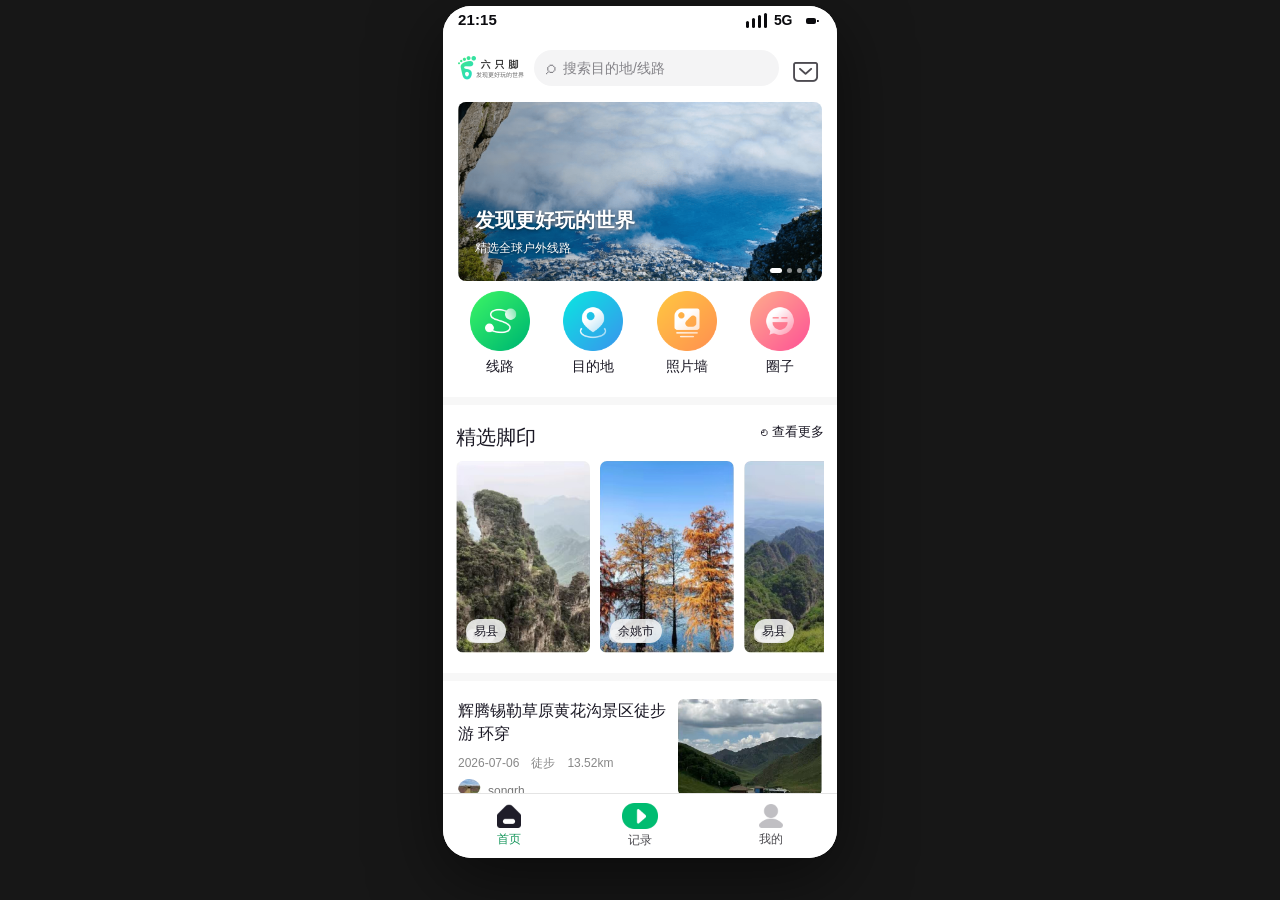
<file: index.html>
<!doctype html>
<html lang="zh-CN">
  <head>
    <meta charset="UTF-8" />
    <meta name="viewport" content="width=device-width, initial-scale=1.0" />
    <title>六只脚 · 网页演示</title>
    <script type="module" crossorigin src="./sixfoot-202607240936.js"></script>
    <link rel="stylesheet" crossorigin href="./sixfoot-202607240936.css">
  </head>
  <body>
    <div id="root"></div>
  </body>
</html>
</file>
